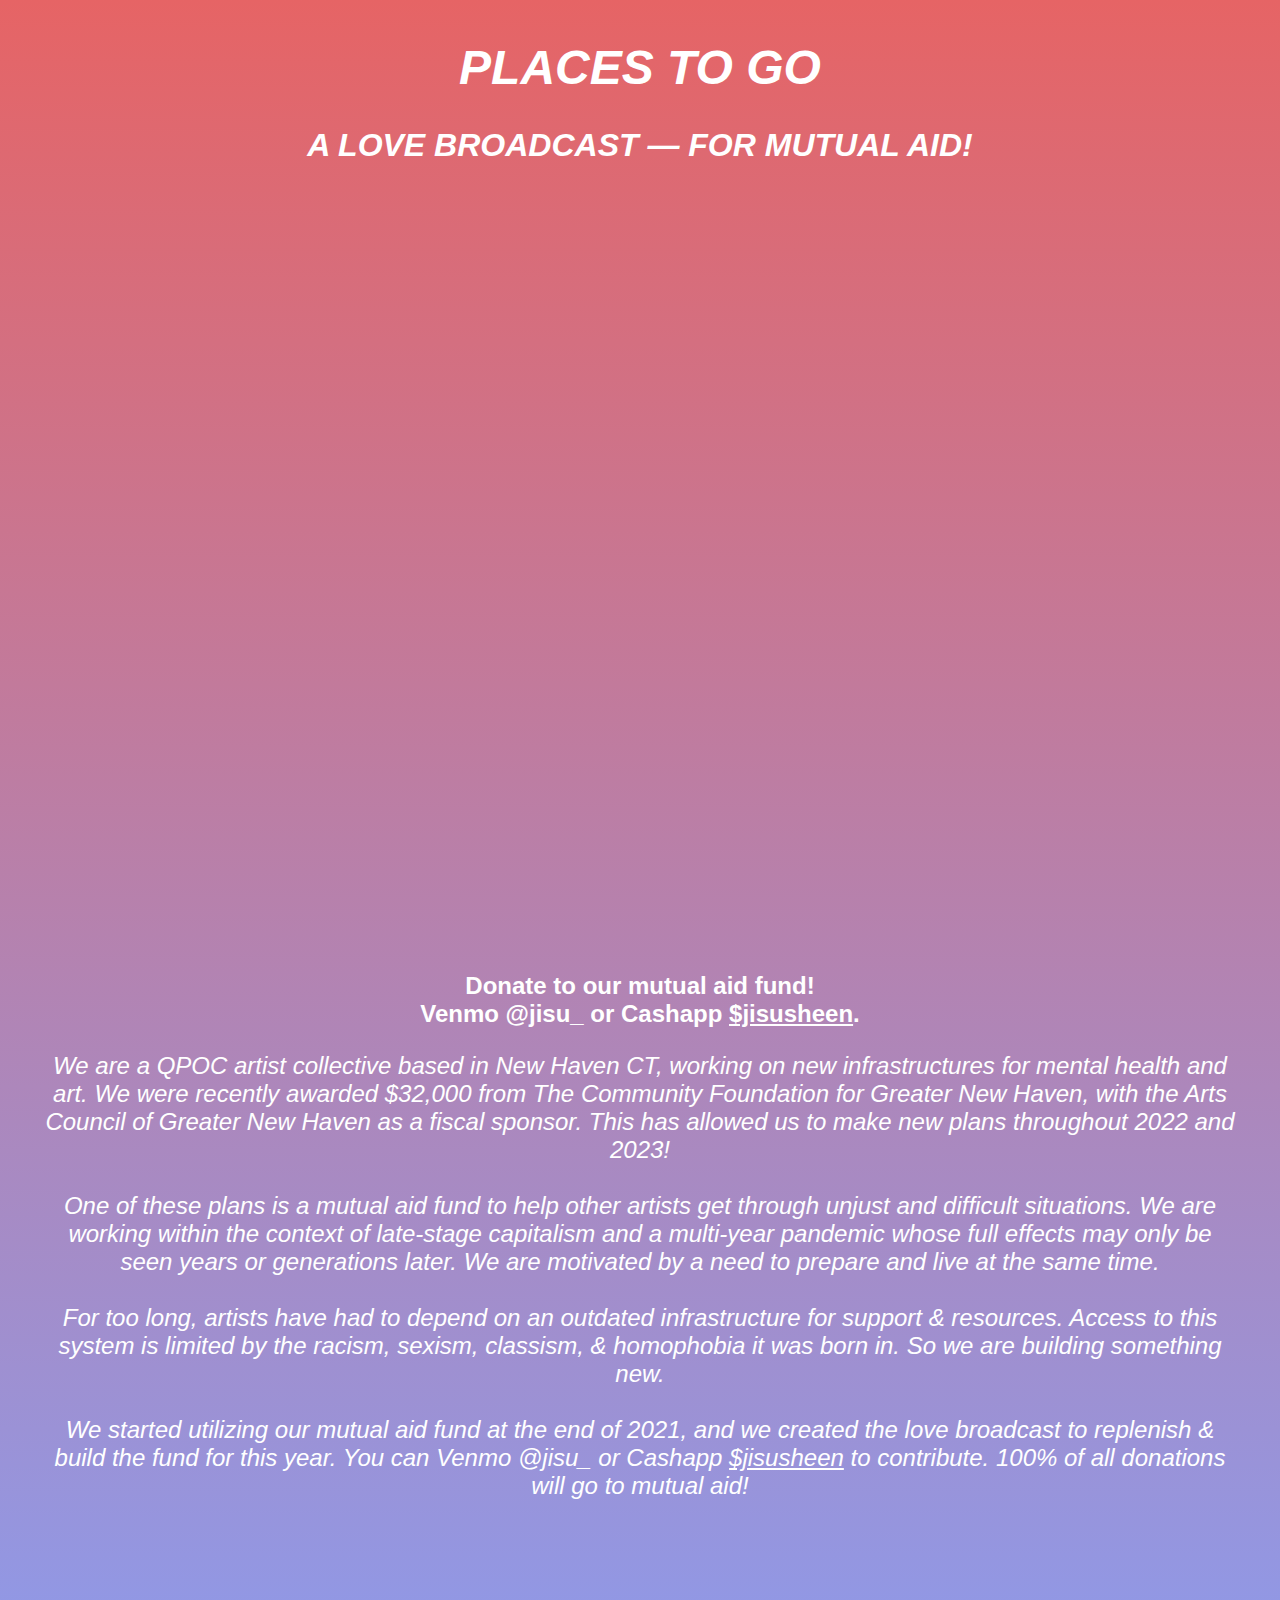
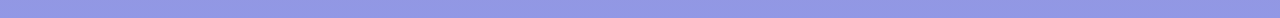
<file: broadcast.html>
<head>
	<link rel="shortcut icon" href="favicon.ico" />
	<title>Places To Go</title>
	<style>
		body {
				background: linear-gradient(#e66465, #9198e5 100%);
				padding: 0px;
				margin: 40px;
				overflow-x: hidden;
			}
		svg {
			width: 100%;
			transform: scale(1.5);
		}
		h1 {
			font-family: helvetica;
			color: white;
			font-size: 3em;
		}
		h2 {
			font-family: helvetica;
			color: white;
			font-size: 2em;
		}
		p {
			font-family: helvetica;
			color: white;
			font-size: 1.5em;
		}
		.container {
			width: 90%;
			padding-top: 50.625%;
			position: relative;
			overflow: hidden;
			display: block;
			margin-left: auto;
			margin-right: auto;
			float: top;

		}
		.vid {
			position: absolute;
			top: 0;
			left: 0;
			bottom: 0;
			right: 0;
			width: 100%;
			height: 100%;
		}
		.words {
			text-align: center;
		}
		.mixy {
			display: block;
			margin-left: auto;
			margin-right: auto;
			float: top;
		}
		#everything {
			position: absolute;
			top: 0;
			width: 100%;
			align-items: center;
			padding: 0px;
			left: 0;
		}
		a {
			color: white;
		}
	</style>
</head>
<body>
		<div class="words">
			<h1>
				<i>PLACES TO GO</i>
			</h1>
			<h2>
				<i>A LOVE BROADCAST — FOR MUTUAL AID!</i>
			</h2>
		</div>

		<div class="container">
			<iframe class="vid" width="75%" height="auto" src="https://www.youtube.com/embed/videoseries?list=PL24-plEzxhq5Wj_dac_idF93k9H8YKCrG" title="YouTube video player" frameborder="0" allow="accelerometer; autoplay; clipboard-write; encrypted-media; gyroscope; picture-in-picture" allowfullscreen></iframe>
		</div>
		<iframe class="mixy" width="90%" height="auto" src="https://www.mixcloud.com/widget/iframe/?hide_cover=1&feed=%2FPLACES2GO%2Fplaces-to-go-presents-a-love-broadcast-for-mutual-aid%2F" frameborder="0" ></iframe>
		<div class="words">
			<b>
				<div>
			<p>
				Donate to our mutual aid fund!<br>
				Venmo @jisu_ or Cashapp <a href="http://cash.app/$jisusheen">$jisusheen</a>.
			</p>
		</div>
			
			</b>
			<i>
			<p>
				We are a QPOC artist collective based in New Haven CT, working on new infrastructures for mental health and art. We were recently awarded $32,000 from The Community Foundation for Greater New Haven, with the Arts Council of Greater New Haven as a fiscal sponsor. This has allowed us to make new plans throughout 2022 and 2023!
				<br><br>One of these plans is a mutual aid fund to help other artists get through unjust and difficult situations. We are working within the context of late-stage capitalism and a multi-year pandemic whose full effects may only be seen years or generations later. We are motivated by a need to prepare and live at the same time.
				<br><br>For too long, artists have had to depend on an outdated infrastructure for support & resources. Access to this system is limited by the racism, sexism, classism, & homophobia it was born in. So we are building something new.
				<br><br>We started utilizing our mutual aid fund at the end of 2021, and we created the love broadcast to replenish & build the fund for this year. You can Venmo @jisu_ or Cashapp <a href="http://cash.app/$jisusheen">$jisusheen</a> to contribute. 100% of all donations will go to mutual aid!
			</p>
			</i>
			<br><br><br>
		</div>
	</body>
</file>
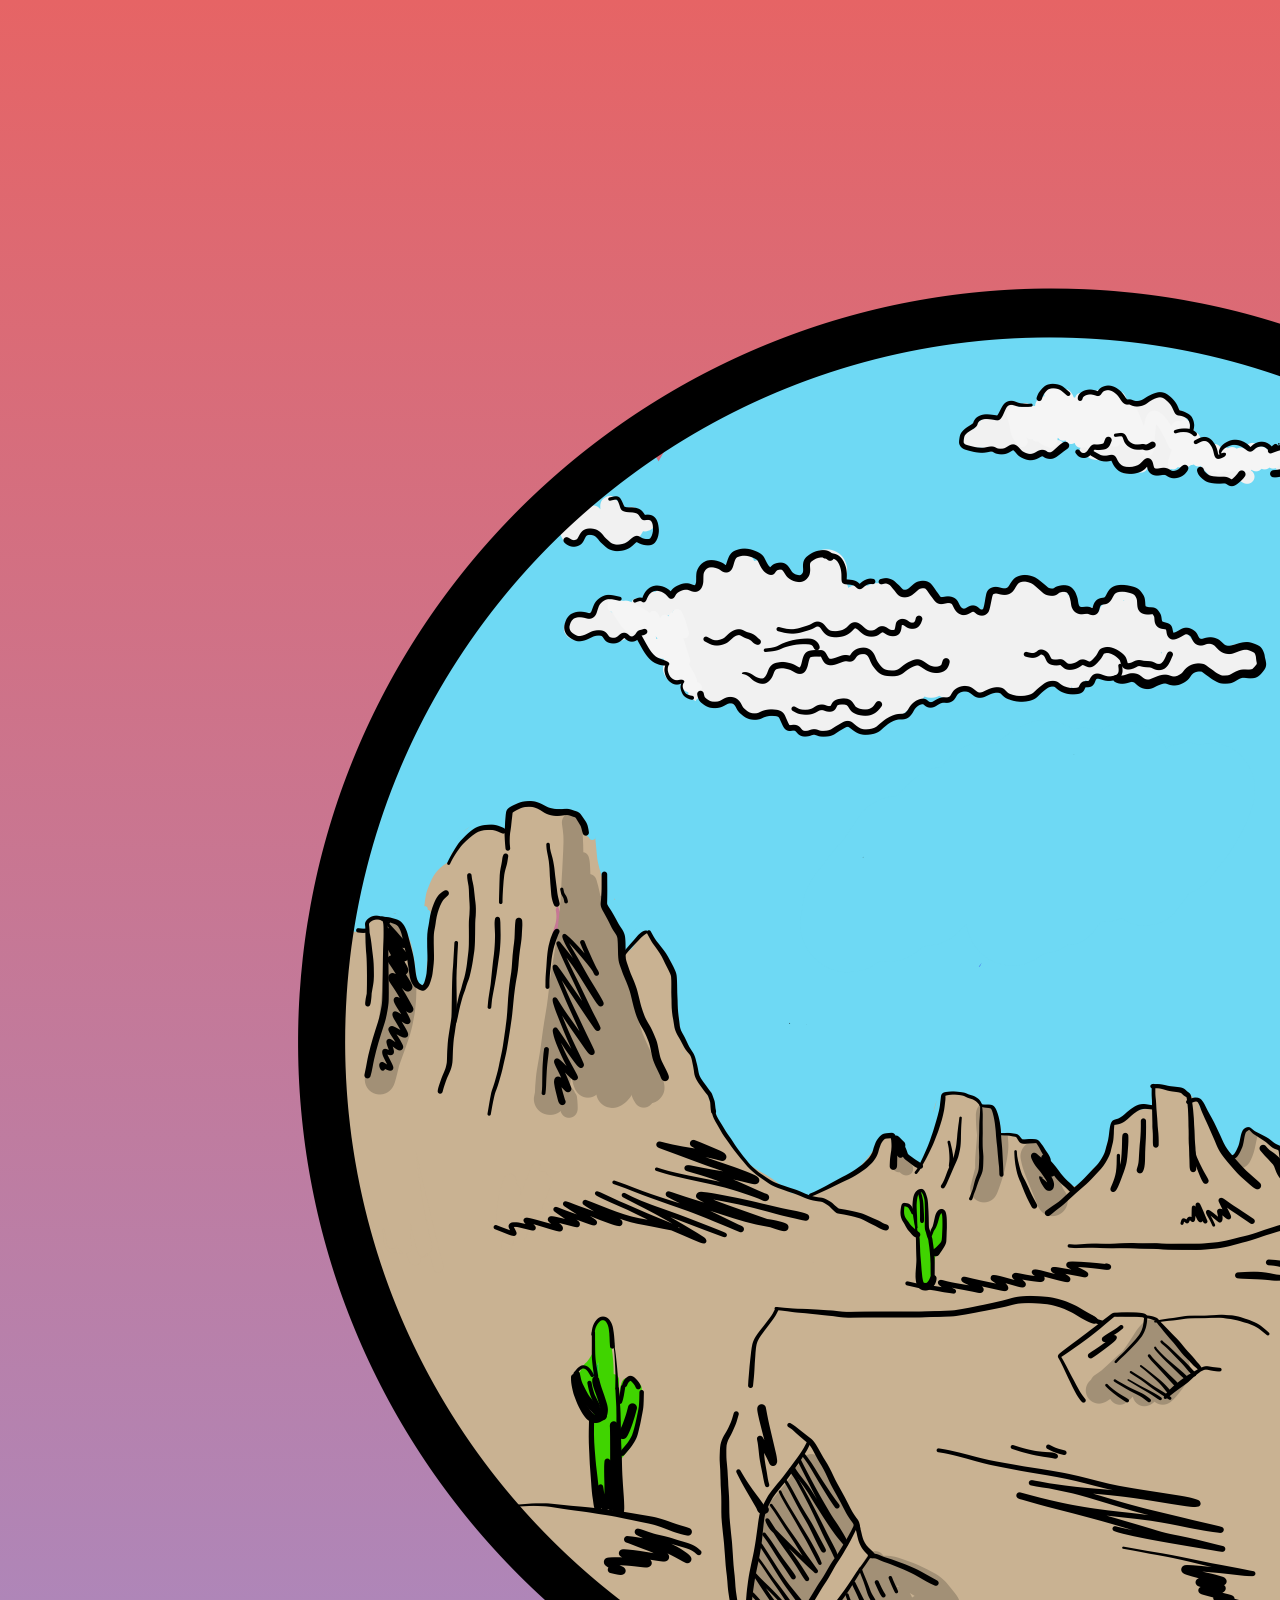
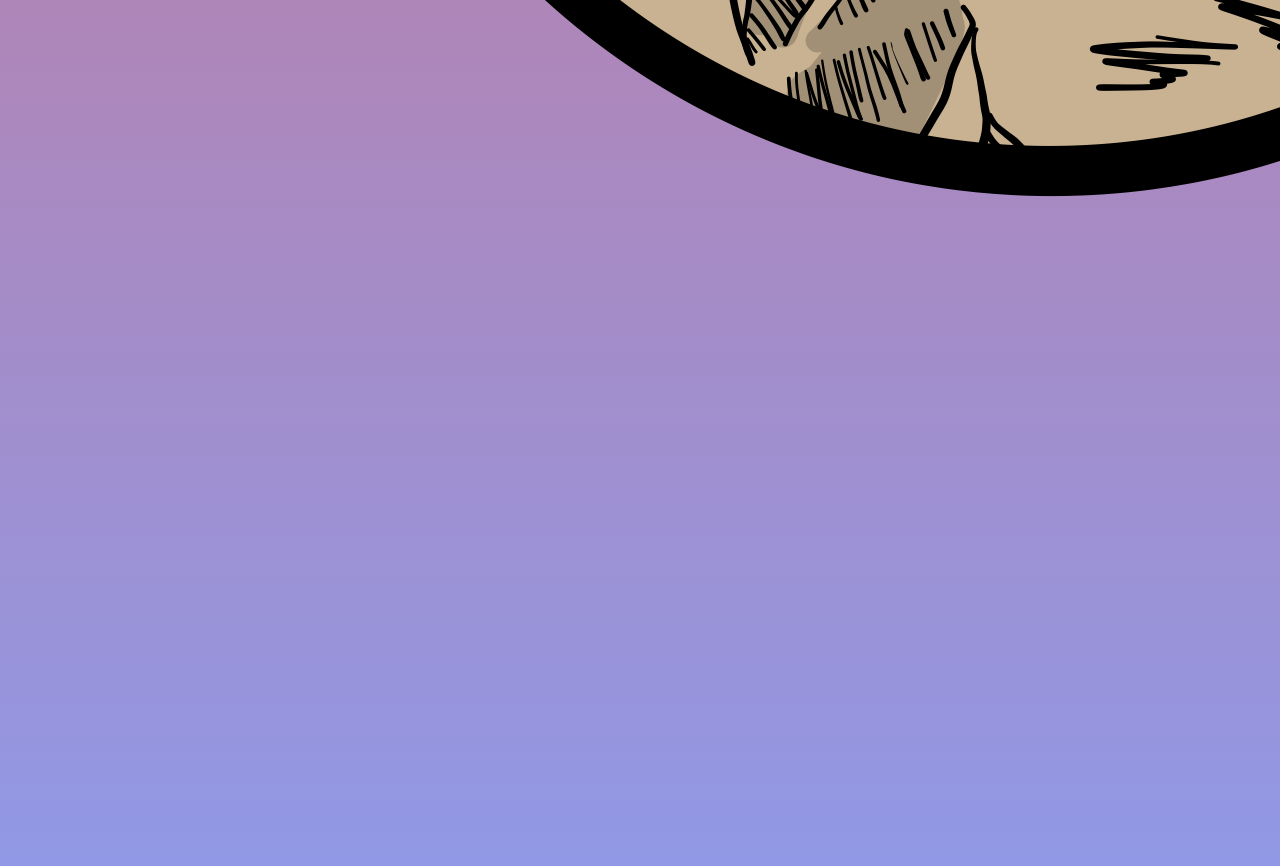
<file: desert.html>
<head>
	<meta property="og:url" content="https://www.placestogo.art/desert"/>
	<style>
		body {
			background: linear-gradient(#e66465, #9198e5);
		}
		#tv {
			position: relative;
			left: 670px;
			top: -1170px;
		}
		#desert {
			position: relative;
			left: 0px;
		}
	</style>
</head>

<body>
	<img
		id = "desert"
		src = "/images/desert-background.png"
		usemap="#image-map"
	/>

	<map name="image-map">
	    <area target="_blank" alt="cactus" title="cactus" href="http://google.com" coords="590,1498,617,1505,611,1449,626,1424,638,1388,622,1368,608,1395,602,1309,584,1316,586,1368,572,1359,563,1374,581,1413,581,1458" shape="poly">
	    <area target="_blank" alt="cloud" title="cloud" href="http://google.com" coords="559,608,575,631,629,633,698,703,795,721,881,721,964,680,1032,689,1257,665,1253,633,1158,624,1122,570,1086,599,1021,566,964,599,915,570,840,570,827,539,777,559,741,541,696,561,662,588,642,575" shape="poly">
	</map>

	<iframe
		id = "tv"
		width="622"
		height="350"
		src="https://www.youtube.com/embed/5qap5aO4i9A"
		frameborder="0"
		allow="accelerometer; autoplay; clipboard-write; encrypted-media; gyroscope; picture-in-picture"
		allowfullscreen>
	</iframe>
</body>
</file>
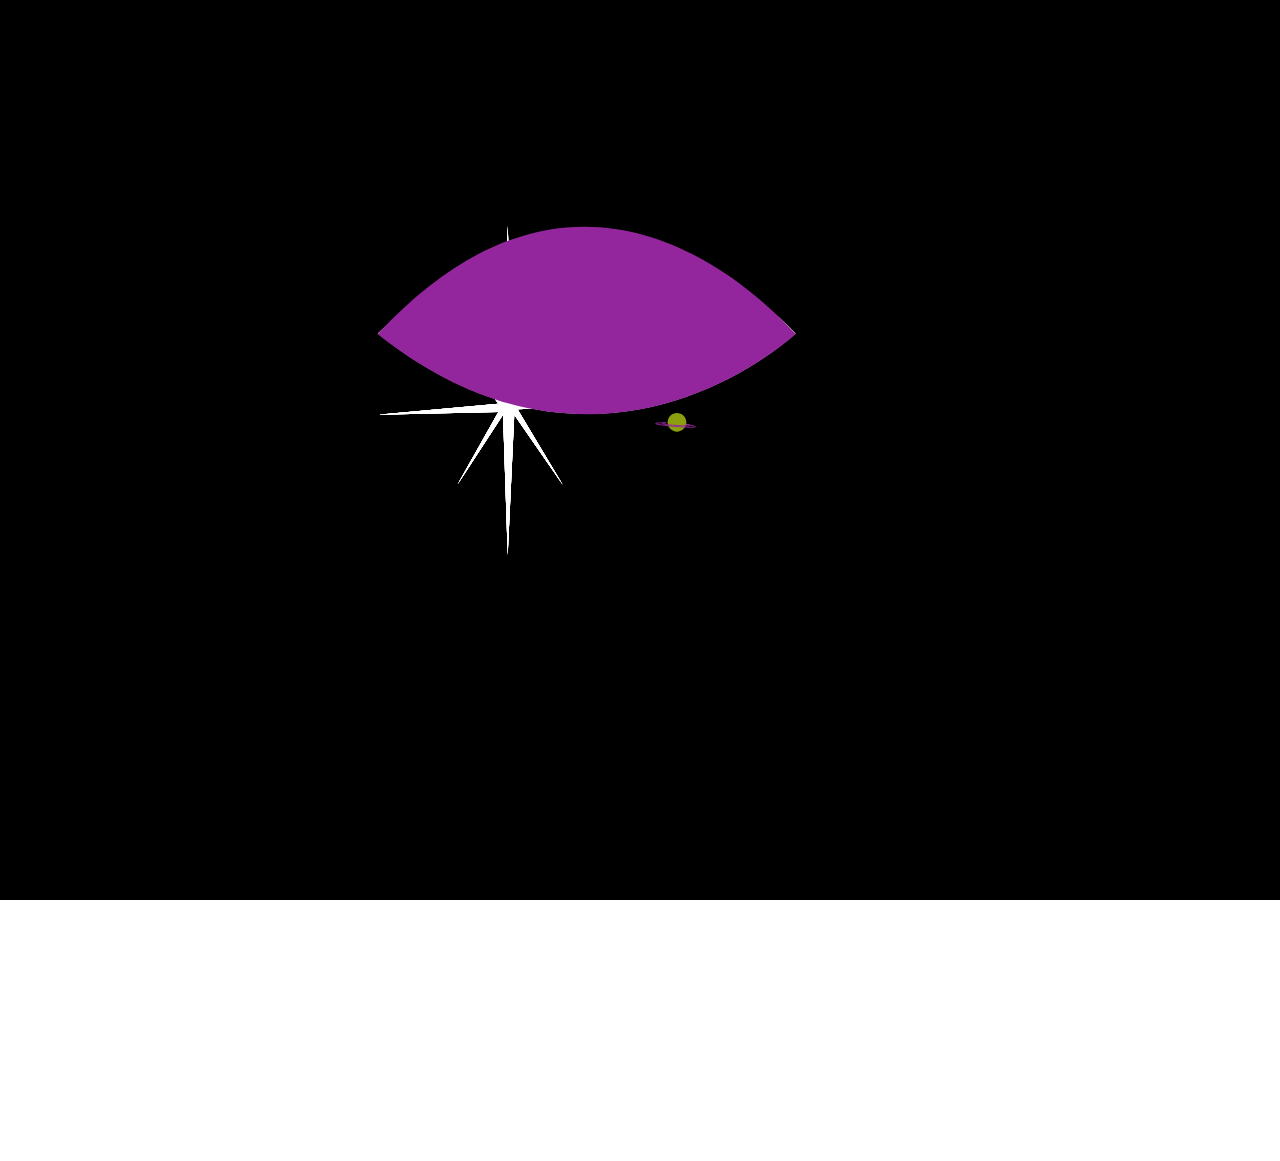
<file: index2.html>
<!DOCTYPE html>
<html lang="en">
	<head>
		<meta charset = "UTF-8" />
		<meta name="viewport" content="width=device-width, initial-scale=1.0" />
		<meta http-equiv="X-UA-Compatible" content="ie=edge" />
		<!-- <link rel="stylesheet" href="./style.css" /> -->
		<title>morph trial 1</title>
		<style>
			* {
				margin: 0;
				padding: 0;
				box-sizing: border-box;
			}

			section {
				height: 100vh;
				background: rgb(0,0,0);
			}

			svg {
				cursor: pointer;
			}

			body {
				font-family: sans-serif;
			}

			.star1{
				animation: star1 3s ease-in-out infinite alternate;
				transform-origin: center;
			}

			.star2{
				animation: star2 3.5s ease-in-out infinite alternate;
				transform-origin: center;
			}

			.rectangle{
				animation: rectangle 3s ease-in-out infinite alternate;
				transform-origin: center;
			}

			#big{
				animation: big 1.5s ease-in-out infinite alternate;
				transform-origin: center;
			}

			#small{
				animation: small 6s ease-in-out infinite alternate;
				transform-origin: center;
			}

			@keyframes star1{
				from{
					transform: rotateZ(0deg)
				}
				to{
					transform: rotateZ(20deg)
				}

			}

			@keyframes star2{
				from{
					transform: rotateZ(0deg)
				}
				to{
					transform: rotateZ(-20deg)
				}

			}

			@keyframes rectangle{
				from{
					transform: rotateZ(0deg)
				}
				to{
					transform: rotateZ(20deg)
				}
			}

			@keyframes big{
				from{
					transform: rotateX(0deg)
				}
				to{
					transform: rotateX(30deg)
				}
			}

			@keyframes small{
				from{
					transform: rotateZ(0deg)
				}
				to{
					transform: rotateZ(50deg)
				}
			}

		</style>
	</head>

	<body>
		<section>
			<svg id="eyelid" width="449" height="187" viewBox="0 0 100 1000" fill="none" style="transform: scale(5) translate(40px, 120px)" xmlns="http://www.w3.org/2000/svg">

				<g transform="translate(-1,15)"><path class = "eye" d="M1 99.9998C190.6 -80.0002 378 24.9998 448 99.9998C379 160 200 259 1 99.9998Z" fill="white"/></g>

				<g transform="translate(310,200)"><path class = "eyeball" d="M20 10C20 15.5228 15.5228 20 10 20C4.47715 20 0 15.5228 0 10C0 4.47715 4.47715 0 10 0C15.5228 0 20 4.47715 20 10Z" fill="#8B9F0F"/></g>

				<g transform="translate(296,210)"><path id = "planetRings1" d="M12.5 0.5C-33 0.5 76.5 10.1905 33.5 1.99999C54.5 5.99999 -7.99999 1.99999 12.5 0.5Z" stroke="#93269C"/></g>

				<path class ="star1" d="M139 0L134 186L46 77L129 190L0 202L129 199L85 277L134 202L139 352L146 202L198 277L149.5 196L302 190H154L219 77L146 190L139 0Z" fill="white"/>

				<path class="star2" d="M139 0L134 186L46 77L129 190L0 202L129 199L85 277L134 202L139 352L146 202L198 277L149.5 196L302 190H154L219 77L146 190L139 0Z" fill="white"/>

				<path class="star2" d="M139 0L134 186L46 77L129 190L0 202L129 199L85 277L134 202L139 352L146 202L198 277L149.5 196L302 190H154L219 77L146 190L139 0Z" fill="white"/>

				<path class="star2" d="M139 0L134 186L46 77L129 190L0 202L129 199L85 277L134 202L139 352L146 202L198 277L149.5 196L302 190H154L219 77L146 190L139 0Z" fill="white"/>

				<path class="star1" d="M139 0L134 186L46 77L129 190L0 202L129 199L85 277L134 202L139 352L146 202L198 277L149.5 196L302 190H154L219 77L146 190L139 0Z" fill="white"/>

				<path class="star2" d="M139 0L134 186L46 77L129 190L0 202L129 199L85 277L134 202L139 352L146 202L198 277L149.5 196L302 190H154L219 77L146 190L139 0Z" fill="white"/>

				<g	transform="translate(175,60)
								scale(0.4 0.4)">

					<path id = "big" class="rectangle" d="M1 1H139V238H1V1Z" stroke="none" stroke-width="7" fill="none"/>

					<path id = "medium" class="rectangle" d="M1 172L1 1H96L96 172H1Z" stroke="none" stroke-width="7" fill="none"/>

					<path id = "small" class="rectangle" d="M1 123L1 1H62L62 123H1Z" stroke="none" stroke-width="7" fill="none"/>

				</g>

				<path class = "eye-motion" d="M0 115.387C200 -100 377 40.3873 447 115.387C378 175.387 199 274.388 0 115.387Z" fill="#93269C"/>

			</svg>

		</section>

		<script src="anime.min.js"></script>
		<script src="zepto.js"></script>
		<script src="app.min.js"></script>
		<script>
			const planet = "M20 10C20 15.5228 15.5228 20 10 20C4.47715 20 0 15.5228 0 10C0 4.47715 4.47715 0 10 0C15.5228 0 20 4.47715 20 10Z"
			const iris = "M188 94C188 145.915 145.915 188 94 188C42.0852 188 0 145.915 0 94C0 42.0852 42.0852 0 94 0C145.915 0 188 42.0852 188 94Z"



			const awake = "M0 115.387C200 -99.9999 377 40.3874 447 115.387C353 50 223 -68 0 115.387Z"
			const asleep = "M0 115.387C200 -100 377 40.3873 447 115.387C378 175.387 199 274.388 0 115.387Z"

			const eyeball = document.querySelector(".eyeball");
			let toggle = false;

			eyeball.addEventListener("click", () => {
				//we need to use anime.js
				const timeline = anime.timeline({
					duration : 750,
					easing : "easeOutExpo"
				});
				//add different animations to the timeline
				timeline
					//iris becomes a star
					.add({
						targets: ".eyeball",
						d: [{value: toggle ? planet : iris}],
						//can add a comma and another morph if you want
					})
					//star goes in a little circle
					.add({
						targets: ".eyeball",
						rotate: toggle ? 0 : 180,
					}, "-=700"
					)
					//star changes color
					.add(
					{
						targets: ".eyeball",
						fill: toggle ? "#8B9F0F" : "#FAEB89",
					}, "-=500"
					)
					//eye opens
					.add({
			 			targets: ".eye-motion",
			 			d: [{value: toggle ? asleep : awake}]
			 		}, "-=500"
			 		)
			 		//background changes color
			 		.add({
			 			targets: "section",
			 			backgroundColor: toggle ? "#000000" : "#8B9F0F"
			 		}, "-=700"
			 		)
			 		//make animation appear
			 		.add({
			 			targets: ".rectangle",
			 			stroke: toggle ? "none" : "#8B9F0F"
			 		}, "-=700"
			 		)
			 		//make planet rings disappear
			 		.add({
			 			targets: "#planetRings1",
			 			stroke: toggle ? "#93269C" : "none"
			 		}, "-=700"
			 		)
			 		;

			 		toggle = !toggle;
			});
		</script>
	</body>
</file>
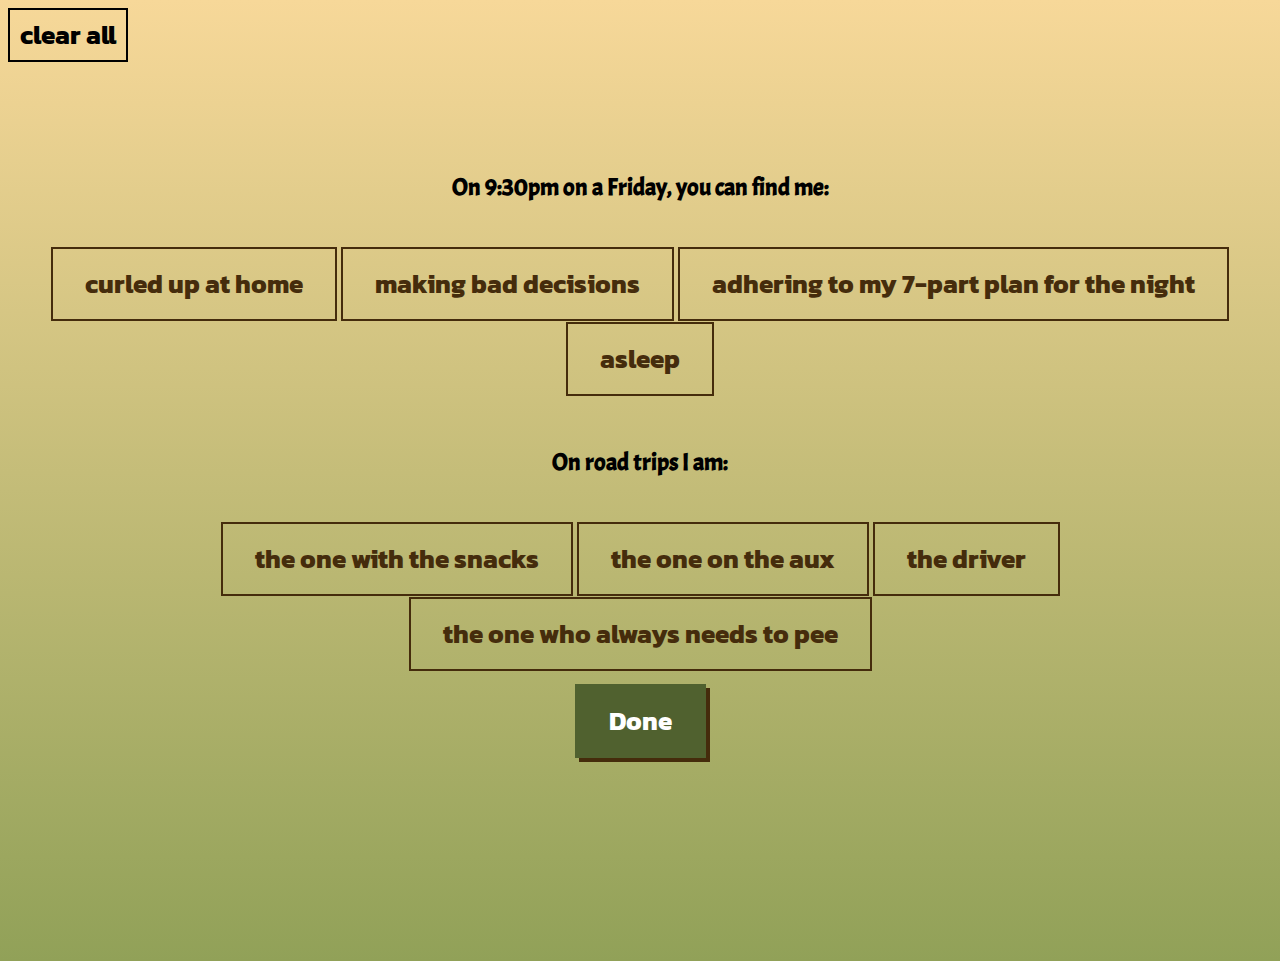
<file: outloud.html>
<head>
	<link rel="preconnect" href="https://fonts.googleapis.com">
<link rel="preconnect" href="https://fonts.gstatic.com" crossorigin>
<link href="https://fonts.googleapis.com/css2?family=Acme&family=Kanit:wght@200&family=Shrikhand&family=Titan+One&display=swap" rel="stylesheet">
	<style>
		@media only screen and (max-width: 600px) {
		  #wrapper {
		  	width: 100%;
		  }
		}
		#wrapper {
		  	width: 100%;
		  }
		p, h1, h2, h3 {
			font-family: 'Acme', sans-serif;
		}
		h3 {
			color: darkbrown;
		}
		a {
			text-decoration: underline;
		}
		a:hover {
			color: white;
		}
		body {
			background: linear-gradient(#f7d899, #91a158);
		}
		.button {
			padding: 16px 32px;
			text-align: center;
			transition-duration: 0.4s;
			cursor: pointer;
			margin: 25px 0px;
			font-family: 'Kanit', sans-serif;
			font-size: 2vw;
		}
		.unclicked {
			background-color: #FFFFFF00;
			color: #452c0c;
			border: 2px solid #452c0c;
		}
		.unclicked:hover {
			background-color: #e8aea5;
			color: white;
			position: relative;
			z-index: 3;
		}
		.clicked {
			background-color: #452c0c!important;
			color: white!important;
		}
		#submit-button {
			padding: 16px 32px;
			text-align: center;
			cursor: pointer;
			background-color: #50612f;
			color: white;
			border: 2px solid #50612f;
			box-shadow: 4px 4px #452c0c;
			font-family: 'Kanit', sans-serif;
			font-size: 2vw;
		}
		#submit-button:active {
		  box-shadow: 0px 0px #452c0c;
		  transform: translateY(4px) translateX(4px);
		}
		.tooltip {
		    display:inline-block;
		    position:relative;
		    text-align:left;
		    height: 40px;
		}
		#results-div{
			position: relative;
			left: 50%;
			margin-left: -300px;
			width: 600px;
			visibility: hidden;
		}
		#clear{
			padding: 6px 10px;
			text-align: center;
			cursor: pointer;
			background-color: #ffffff00;
			color: black;
			border: 2px solid black;
			font-size: 12px;
			font-family: 'Kanit', sans-serif;
			font-size: 2vw;
		}
		#clear:hover {
			background-color: black;
			color: white;
		}
		@media only screen and (max-width: 600px) {
			#results-div {
				margin-left: -160px!important;
				width: 320px;
			}
		}
	</style>
</head>
<body>
	<div id="wrapper">
		<div>
			<button id="clear"><b>clear all</b></button>
		</div>
		<br><br><br><br><br>
		<h2 style="text-align: center">On 9:30pm on a Friday, you can find me:</h2>
		<div style="text-align: center">
			<div class="tooltip">
	   			<button class="unclicked button" data-status="unselected"><b>curled up at home</b></button>
			</div>
			<div class="tooltip">
				<button class="unclicked button" data-status="unselected"><b>making bad decisions</b></button>
			</div>
			<div class="tooltip">
				<button class="unclicked button" data-status="unselected"><b>adhering to my 7-part plan for the night</b></button>
			</div>
			<div class="tooltip">
				<button class="unclicked button" data-status="unselected"><b>asleep</b></button>
			</div>
		</div>
		<br><br><br><br><br>
		<h2 style="text-align: center">On road trips I am:</h2>
		<div style="text-align: center">
			<div class="tooltip">
				<button class="unclicked button" data-status="unselected"><b>the one with the snacks</b></button>
			</div>
			<div class="tooltip">
				<button class="unclicked button" data-status="unselected"><b>the one on the aux</b></button>
			</div>
			<div class="tooltip">
				<button class="unclicked button" data-status="unselected"><b>the driver</b></button>
			</div>
			<div class="tooltip">
				<button class="unclicked button" data-status="unselected"><b>the one who always needs to pee</b></button>
			</div>
			<br><br><br><br><br>
			<button id="submit-button"><b>Done</b></button>
		</div>
		<br><br>
		<div id="results-div">
			<h2 id="results-title">Give by:</h2>
			<p id="results"></p>
			<br><br><br><br><br>
		</div>
	</div>

	<script>
		var buttons = document.getElementsByClassName("button");
		var submitButton = document.getElementById("submit-button");
		var clearButton = document.getElementById("clear");

		for(var i=0; i < buttons.length; i++) {
			buttons[i].addEventListener("click", changeBackground);
		}
		function changeBackground(e) {
			var clickOn = "clicked";
			var arr = e.currentTarget.className.split(" ");
			if(e.currentTarget.getAttribute('data-status') == "unselected"){
				if (arr.indexOf(clickOn) == -1) {
					e.currentTarget.className += " " + clickOn;
				}
				e.currentTarget.setAttribute('data-status', "selected");
			}
			else{
				e.currentTarget.className = "unclicked button";
				e.currentTarget.setAttribute('data-status', "unselected");
			}
		}

		var resources = new Set();
		submitButton.addEventListener("click", showResources);
		function showResources(){
			var settings = [];
			resources.clear();
			for (var i = 0; i < buttons.length; i++){
				if(buttons[i].getAttribute('data-status') == "selected"){
					settings.push(buttons[i]);
				}
			}
			if(settings.includes(buttons[0])){
				var str = "<li>Donating to Qommunity</li>";
				var lnk = str.link("http://wikipedia.org");
				resources.add(lnk);
			}
			if(settings.includes(buttons[1])){
				var str = "<li>Helping with bills</li>";
				var lnk = str.link("http://wikipedia.org");
				resources.add(lnk);
			}
			if(settings.includes(buttons[2])){
				var str = "<li>Contributing to the flower fund</li>";
				var lnk = str.link("http://wikipedia.org");
				resources.add(lnk);
			}
			if(settings.includes(buttons[3])){
				var str = "<li>Reposting</li>";
				var lnk = str.link("http://wikipedia.org");
				resources.add(lnk);
			}
			if(settings.includes(buttons[4])){
				var str = "<li>Telling a friend</li>";
				var lnk = str.link("http://wikipedia.org");
				resources.add(lnk);
			}
			if(settings.includes(buttons[5])){
				var str = "<li>Helping with gas</li>";
				var lnk = str.link("http://wikipedia.org");
				resources.add(lnk);
			}
			if(settings.includes(buttons[6])){
				var str = "<li>Helping with groceries</li>";
				var lnk = str.link("http://wikipedia.org");
				resources.add(lnk);
			}
			if(settings.includes(buttons[7])){ //technical assistance
				var str = "<li>Helping with organizer pay</li>";
				var lnk = str.link("https://www.resetco.org/");
				resources.add(lnk);
				var str1 = "<li>Contributing to the general fund</li>";
				var lnk1 = str1.link("http://wikipedia.org");
				resources.add(lnk1);
			}
			if(settings.includes(buttons[8])){ //mentorship
				var str = "<li>Getting involved</li>";
				var lnk = str.link("https://www.resetco.org/");
				resources.add(lnk);
			}
			document.getElementById("results").innerHTML = Array.from(resources).join("");
			if(resources.size > 0){
				document.getElementById("results-div").style.visibility = "visible";
			}
			else{
				document.getElementById("results-div").style.visibility = "hidden";
			}
		}
		clearButton.addEventListener("click", clearAll);
		function clearAll(){
			for(var i=0; i < buttons.length; i++) {
				buttons[i].className = "unclicked button";
				buttons[i].setAttribute('data-status', "unselected");
			}
			document.getElementById("results-div").style.visibility = "hidden";
			resources.clear();
			document.getElementById("results").innerHTML = Array.from(resources).join("");
		}
	</script>
</body>
</file>
<file: style.css>
* {
	margin: 0;
	padding: 0;
	box-sizing: border-box;
}

section{
	height: 100vh;
	background: rgb(199,199,199);
	display: flex;
	justify-content: space-around;
	align-items: center;
	flex-direction: column;
}
</file>
